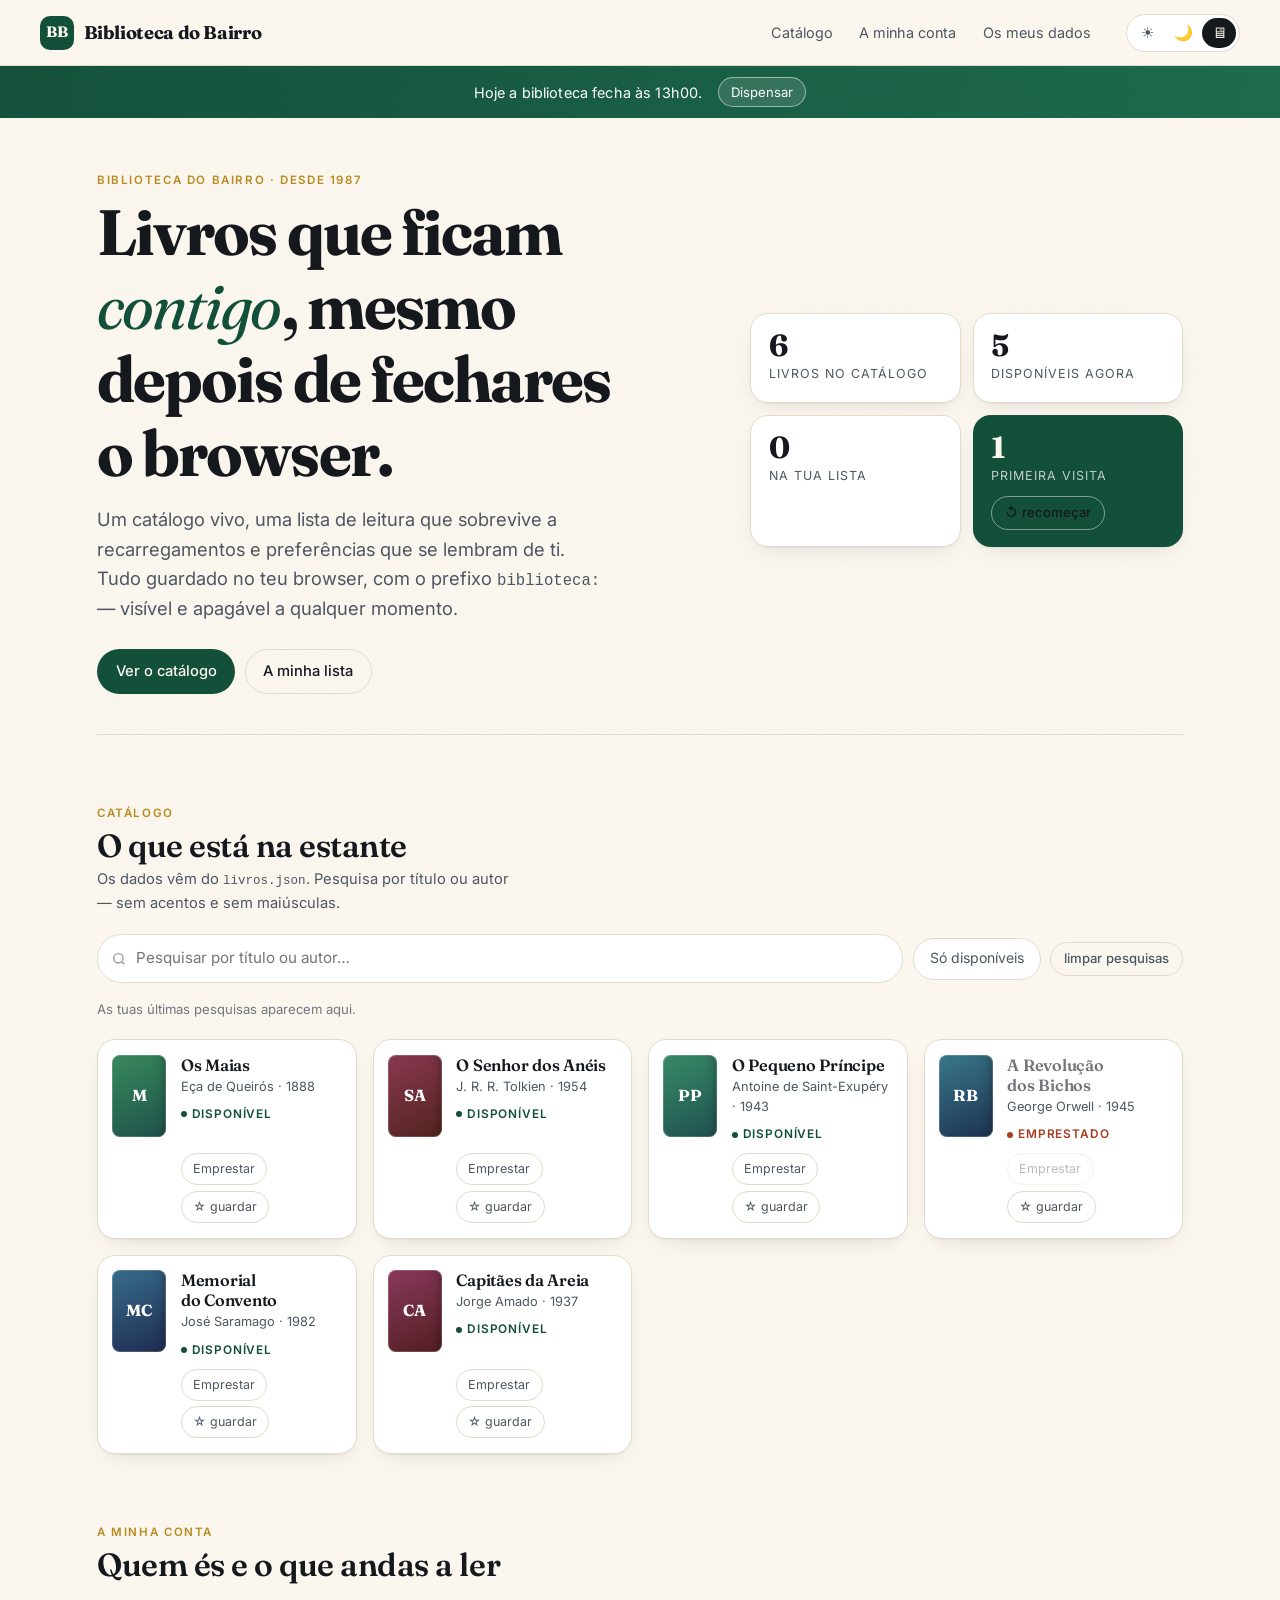
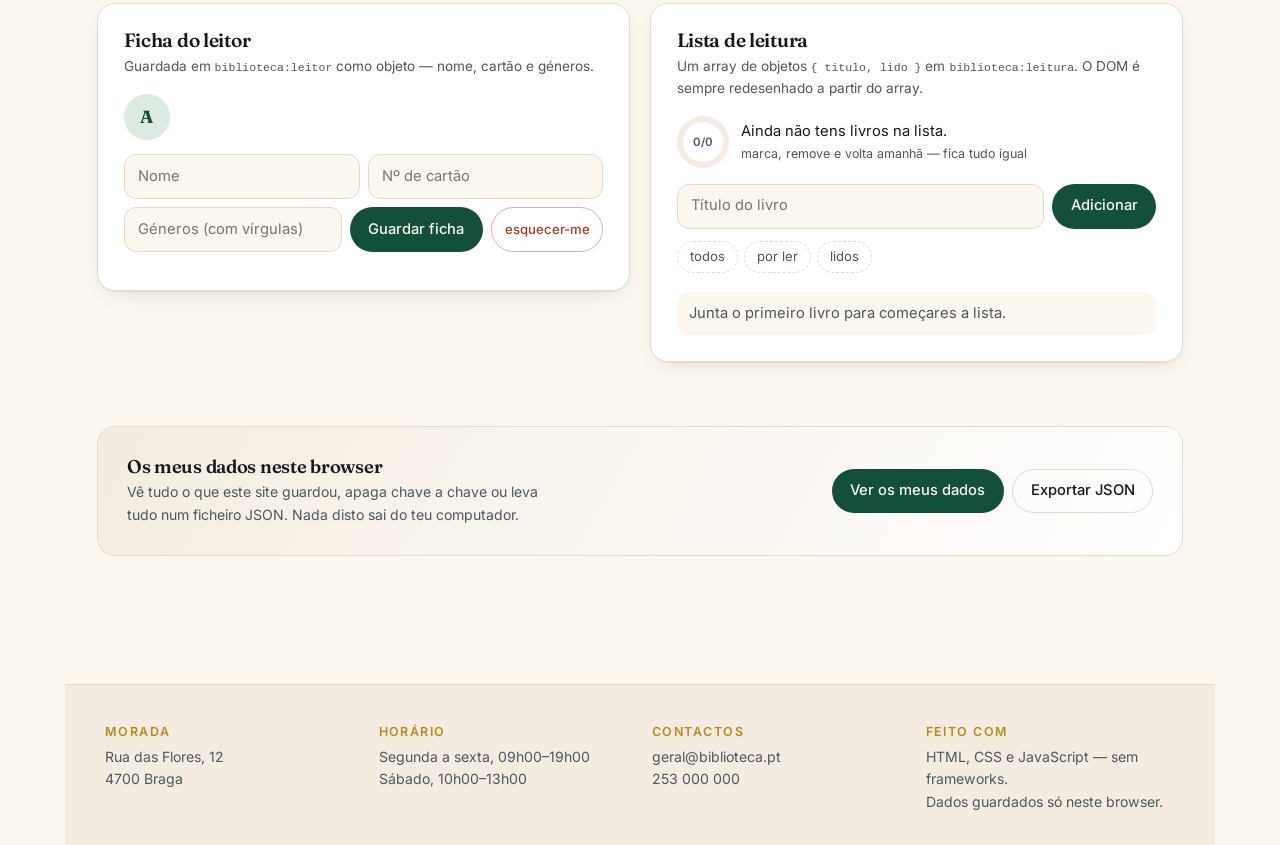
<file: index.html>
<!DOCTYPE html>
<html lang="pt">
<head>
    <meta charset="UTF-8">
    <meta name="viewport" content="width=device-width, initial-scale=1.0">
    <meta name="theme-color" content="#fbf7ef">
    <meta name="description" content="Biblioteca do Bairro — catálogo de livros, lista de leitura e preferências guardadas no browser.">
    <title>Biblioteca do Bairro</title>

    <link rel="preconnect" href="https://fonts.googleapis.com">
    <link rel="preconnect" href="https://fonts.gstatic.com" crossorigin>
    <link rel="stylesheet" href="site.css">
    <script src="app.js" defer></script>
</head>
<body>

    <div class="progresso-leitura"></div>

    <!-- ================= Cabeçalho ================= -->
    <header class="cabecalho">
        <a class="marca" href="#topo">
            <span class="selo">BB</span>
            <span class="nome-marca">Biblioteca do Bairro</span>
        </a>

        <nav class="nav-principal" aria-label="Principal">
            <a href="#catalogo">Catálogo</a>
            <a href="#conta">A minha conta</a>
            <a href="#dados">Os meus dados</a>
        </nav>

        <div class="tema" role="group" aria-label="Tema">
            <button type="button" data-modo="claro" aria-pressed="false" title="Tema claro">☀</button>
            <button type="button" data-modo="escuro" aria-pressed="false" title="Tema escuro">🌙</button>
            <button type="button" data-modo="sistema" aria-pressed="true" title="Seguir o sistema">🖥</button>
        </div>
    </header>

    <!-- ================= Aviso da visita (sessionStorage) ================= -->
    <div id="faixa-aviso" class="faixa" hidden>
        <span>Hoje a biblioteca fecha às 13h00.</span>
        <button id="fechar-aviso" type="button">Dispensar</button>
    </div>

    <main id="topo">

        <!-- ================= Hero ================= -->
        <section class="hero revelar">
            <div>
                <span class="etiqueta-seccao">Biblioteca do Bairro · desde 1987</span>
                <h1>Livros que ficam <em>contigo</em>, mesmo depois de fechares o browser.</h1>
                <p class="entrada">
                    Um catálogo vivo, uma lista de leitura que sobrevive a recarregamentos e
                    preferências que se lembram de ti. Tudo guardado no teu browser, com o
                    prefixo <code>biblioteca:</code> — visível e apagável a qualquer momento.
                </p>
                <div class="hero-acoes">
                    <a class="botao" href="#catalogo">Ver o catálogo</a>
                    <a class="botao botao--fantasma" href="#conta">A minha lista</a>
                </div>
            </div>

            <div class="estatisticas">
                <div class="estatistica">
                    <strong id="stat-livros">—</strong>
                    <span>livros no catálogo</span>
                </div>
                <div class="estatistica">
                    <strong id="stat-disponiveis">—</strong>
                    <span>disponíveis agora</span>
                </div>
                <div class="estatistica">
                    <strong id="stat-lista">0</strong>
                    <span>na tua lista</span>
                </div>
                <div class="estatistica estatistica--destaque">
                    <strong id="stat-visitas">1</strong>
                    <span id="texto-visitas">primeira visita</span>
                    <div>
                        <button id="recomecar" type="button" class="botao botao--mini"
                                style="margin-top:.5rem;border-color:rgba(255,255,255,.45);color:inherit">
                            ↺ recomeçar
                        </button>
                    </div>
                </div>
            </div>
        </section>

        <!-- ================= Catálogo ================= -->
        <section id="catalogo" class="revelar">
            <div class="cabecalho-seccao">
                <div>
                    <span class="etiqueta-seccao">Catálogo</span>
                    <h2>O que está na estante</h2>
                    <p>Os dados vêm do <code>livros.json</code>. Pesquisa por título ou autor — sem acentos e sem maiúsculas.</p>
                </div>
            </div>

            <div class="ferramentas">
                <label class="campo">
                    <svg width="16" height="16" viewBox="0 0 24 24" fill="none" stroke="currentColor" stroke-width="2">
                        <circle cx="11" cy="11" r="7"></circle><path d="m20 20-3.5-3.5"></path>
                    </svg>
                    <input id="pesquisa" type="search" placeholder="Pesquisar por título ou autor…"
                           aria-label="Pesquisar no catálogo" autocomplete="off">
                </label>
                <button id="so-disponiveis" type="button" class="pilula-toggle" aria-pressed="false">
                    Só disponíveis
                </button>
                <button id="limpar-pesquisas" type="button" class="botao botao--mini">limpar pesquisas</button>
            </div>

            <div id="ultimas-pesquisas" class="chips" aria-label="Últimas pesquisas"></div>

            <div id="lista-livros" class="grelha-livros" aria-live="polite"></div>
        </section>

        <!-- ================= Conta ================= -->
        <section id="conta" class="revelar">
            <div class="cabecalho-seccao">
                <div>
                    <span class="etiqueta-seccao">A minha conta</span>
                    <h2>Quem és e o que andas a ler</h2>
                </div>
            </div>

            <div class="painel-duplo">
                <!-- ficha do leitor -->
                <article class="painel">
                    <h3>Ficha do leitor</h3>
                    <p class="ajuda">Guardada em <code>biblioteca:leitor</code> como objeto — nome, cartão e géneros.</p>

                    <div class="leitor-topo" id="leitor-topo" hidden>
                        <div class="avatar" id="leitor-inicial">A</div>
                        <div>
                            <div class="leitor-nome" id="leitor-nome"></div>
                            <div class="leitor-cartao" id="leitor-cartao"></div>
                        </div>
                    </div>

                    <div class="generos" id="leitor-generos" hidden></div>

                    <form id="form-leitor" class="form-linha" autocomplete="off">
                        <input class="entrada-texto" name="nome" placeholder="Nome" aria-label="Nome" required>
                        <input class="entrada-texto" name="cartao" placeholder="Nº de cartão" aria-label="Número de cartão">
                        <input class="entrada-texto" name="generos" placeholder="Géneros (com vírgulas)" aria-label="Géneros preferidos">
                        <button class="botao" type="submit">Guardar ficha</button>
                        <button class="botao botao--mini botao--perigo" type="button" id="esquecer-leitor">
                            esquecer-me
                        </button>
                    </form>
                </article>

                <!-- lista de leitura -->
                <article class="painel">
                    <h3>Lista de leitura</h3>
                    <p class="ajuda">Um array de objetos <code>{ titulo, lido }</code> em <code>biblioteca:leitura</code>. O DOM é sempre redesenhado a partir do array.</p>

                    <div class="progresso">
                        <div class="anel" id="anel" style="--p:0"><span id="anel-texto">0/0</span></div>
                        <div>
                            <div id="resumo-leitura" style="font-size:.92rem">Ainda não tens livros na lista.</div>
                            <div style="font-size:.78rem;color:var(--tinta-suave)">marca, remove e volta amanhã — fica tudo igual</div>
                        </div>
                    </div>

                    <form id="form-leitura" class="form-linha" autocomplete="off">
                        <input class="entrada-texto" name="titulo" placeholder="Título do livro" aria-label="Título do livro">
                        <button class="botao" type="submit">Adicionar</button>
                    </form>

                    <div class="chips" role="group" aria-label="Filtrar lista">
                        <button type="button" data-filtro="todos" aria-pressed="true">todos</button>
                        <button type="button" data-filtro="porLer" aria-pressed="false">por ler</button>
                        <button type="button" data-filtro="lidos" aria-pressed="false">lidos</button>
                    </div>

                    <ul id="lista-leitura" class="lista-leitura"></ul>
                </article>
            </div>
        </section>

        <!-- ================= Os meus dados ================= -->
        <section id="dados" class="revelar">
            <div class="painel-dados">
                <div>
                    <h3>Os meus dados neste browser</h3>
                    <p>Vê tudo o que este site guardou, apaga chave a chave ou leva tudo num ficheiro JSON. Nada disto sai do teu computador.</p>
                </div>
                <div class="accao-dados">
                    <button class="botao" type="button" id="abrir-dados">Ver os meus dados</button>
                    <button class="botao botao--fantasma" type="button" id="exportar">Exportar JSON</button>
                </div>
            </div>
        </section>
    </main>

    <!-- ================= Rodapé ================= -->
    <footer class="rodape">
        <div>
            <h4>Morada</h4>
            <p>Rua das Flores, 12<br>4700 Braga</p>
        </div>
        <div>
            <h4>Horário</h4>
            <p>Segunda a sexta, 09h00–19h00<br>Sábado, 10h00–13h00</p>
        </div>
        <div>
            <h4>Contactos</h4>
            <p>geral@biblioteca.pt<br>253 000 000</p>
        </div>
        <div>
            <h4>Feito com</h4>
            <p>HTML, CSS e JavaScript — sem frameworks.<br>Dados guardados só neste browser.</p>
        </div>
    </footer>

    <div id="toasts" class="toasts" aria-live="polite" aria-atomic="true"></div>

    <!-- ================= Modal dos dados ================= -->
    <dialog id="modal-dados">
        <div class="modal-topo">
            <h3>Os meus dados</h3>
            <button class="botao botao--mini" type="button" id="fechar-modal">fechar</button>
        </div>
        <div class="modal-corpo" id="corpo-dados"></div>
        <div class="modal-rodape">
            <span id="total-dados" style="font-size:.8rem;color:var(--tinta-suave)"></span>
            <span style="display:flex;gap:.5rem;flex-wrap:wrap">
                <button class="botao botao--mini botao--perigo" type="button" id="apagar-tudo">apagar tudo</button>
                <button class="botao botao--mini" type="button" id="fechar-modal-2">voltar</button>
            </span>
        </div>
    </dialog>

</body>
</html>
</file>
<file: site.css>
/* =========================================================================
   Biblioteca do Bairro — design system
   Fraunces (títulos) + Inter (texto) · tema claro/escuro/sistema
   ========================================================================= */

@import url("https://fonts.googleapis.com/css2?family=Fraunces:ital,opsz,wght@0,9..144,300..900;1,9..144,300..900&family=Inter:wght@300..700&display=swap");

:root {
    --papel: #fbf7ef;
    --papel-2: #f4ece0;
    --cartao: #ffffff;
    --tinta: #15181d;
    --tinta-suave: #4d5761;
    --linha: #e4dacb;
    --verde: #12503a;
    --verde-suave: #dceadf;
    --ouro: #b98a1e;
    --vermelho: #a63c22;
    --sombra-1: 0 1px 2px rgba(21, 24, 29, .05), 0 8px 24px -12px rgba(21, 24, 29, .18);
    --sombra-2: 0 2px 4px rgba(21, 24, 29, .06), 0 24px 48px -24px rgba(21, 24, 29, .28);
    --raio: 18px;
    --raio-sm: 12px;
    --serie: "Fraunces", Georgia, serif;
    --texto: "Inter", system-ui, -apple-system, sans-serif;
    --transicao: 220ms cubic-bezier(.4, 0, .2, 1);
}

[data-tema="escuro"] {
    --papel: #0d1116;
    --papel-2: #141a21;
    --cartao: #171e26;
    --tinta: #eef2f6;
    --tinta-suave: #aeb9c6;
    --linha: #232c36;
    --verde: #78d3a0;
    --verde-suave: #17301f;
    --ouro: #e7c15f;
    --vermelho: #f08a6a;
    --sombra-1: 0 1px 2px rgba(0, 0, 0, .4), 0 8px 24px -12px rgba(0, 0, 0, .6);
    --sombra-2: 0 2px 6px rgba(0, 0, 0, .45), 0 24px 48px -24px rgba(0, 0, 0, .8);
}

* { box-sizing: border-box; }

html { scroll-behavior: smooth; }

body {
    margin: 0;
    background: var(--papel);
    color: var(--tinta);
    font-family: var(--texto);
    font-size: 1rem;
    line-height: 1.6;
    -webkit-font-smoothing: antialiased;
    transition: background var(--transicao), color var(--transicao);
}

/* grão subtil por cima de tudo */
body::before {
    content: "";
    position: fixed;
    inset: 0;
    pointer-events: none;
    z-index: 1;
    opacity: .028;
    background-image: url("data:image/svg+xml,%3Csvg xmlns='http://www.w3.org/2000/svg' width='140' height='140'%3E%3Cfilter id='n'%3E%3CfeTurbulence type='fractalNoise' baseFrequency='.85' numOctaves='3'/%3E%3C/filter%3E%3Crect width='140' height='140' filter='url(%23n)'/%3E%3C/svg%3E");
}

img { max-width: 100%; display: block; }

a { color: inherit; }

h1, h2, h3, h4 {
    text-wrap: balance;
    font-family: var(--serie);
    font-weight: 600;
    line-height: 1.15;
    letter-spacing: -.015em;
    margin: 0;
}

p { margin: 0 0 .8rem; }

code, pre {
    font-family: ui-monospace, "SF Mono", Menlo, monospace;
    font-size: .85em;
}

/* ===================== Cabeçalho ===================== */
.progresso-leitura {
    position: fixed;
    top: 0;
    left: 0;
    height: 3px;
    width: 0;
    background: linear-gradient(90deg, var(--verde), var(--ouro));
    z-index: 60;
    transition: width 80ms linear;
}

.cabecalho {
    position: sticky;
    top: 0;
    z-index: 50;
    display: flex;
    align-items: center;
    gap: 1.5rem;
    padding: .85rem clamp(1rem, 4vw, 2.5rem);
    background: color-mix(in srgb, var(--papel) 82%, transparent);
    backdrop-filter: blur(14px) saturate(140%);
    border-bottom: 1px solid var(--linha);
}

.marca {
    display: flex;
    align-items: center;
    gap: .6rem;
    font-family: var(--serie);
    font-size: 1.15rem;
    font-weight: 700;
    text-decoration: none;
    letter-spacing: -.02em;
}

.marca .selo {
    display: grid;
    place-items: center;
    width: 34px;
    height: 34px;
    border-radius: 10px;
    background: var(--verde);
    color: var(--papel);
    font-size: .95rem;
    font-weight: 700;
}

.nav-principal {
    display: flex;
    gap: .25rem;
    margin-left: auto;
    flex-wrap: wrap;
}

.nav-principal a {
    padding: .4rem .7rem;
    border-radius: 999px;
    text-decoration: none;
    font-size: .9rem;
    color: var(--tinta-suave);
    transition: background var(--transicao), color var(--transicao);
}

.nav-principal a:hover,
.nav-principal a[aria-current="page"] {
    background: var(--verde-suave);
    color: var(--verde);
}

/* interruptor de tema (3 estados) */
.tema {
    display: inline-flex;
    padding: 3px;
    gap: 2px;
    border: 1px solid var(--linha);
    border-radius: 999px;
    background: var(--cartao);
}

.tema button {
    border: 0;
    background: transparent;
    color: var(--tinta-suave);
    width: 34px;
    height: 30px;
    border-radius: 999px;
    cursor: pointer;
    font-size: .95rem;
    display: grid;
    place-items: center;
    transition: background var(--transicao), color var(--transicao);
}

.tema button[aria-pressed="true"] {
    background: var(--tinta);
    color: var(--papel);
}

/* ===================== Faixa de aviso ===================== */
.faixa {
    display: flex;
    align-items: center;
    justify-content: center;
    gap: 1rem;
    flex-wrap: wrap;
    padding: .7rem 1.25rem;
    background: linear-gradient(90deg, #12503a, #1c6a4b);
    color: #ffffff;
    font-size: .9rem;
    letter-spacing: .01em;
}

.faixa[hidden] { display: none; }

.faixa button {
    font: inherit;
    font-size: .82rem;
    border: 1px solid rgba(255, 255, 255, .5);
    background: rgba(255, 255, 255, .12);
    color: #fff;
    border-radius: 999px;
    padding: .2rem .75rem;
    cursor: pointer;
    transition: background var(--transicao);
}

.faixa button:hover { background: rgba(255, 255, 255, .24); }

/* ===================== Estrutura ===================== */
main {
    position: relative;
    z-index: 2;
    max-width: 1150px;
    margin: 0 auto;
    padding: clamp(1.5rem, 4vw, 3rem) clamp(1rem, 4vw, 2rem) 4rem;
}

section {
    margin-bottom: clamp(2.5rem, 6vw, 4rem);
    scroll-margin-top: 88px;
}

.cabecalho-seccao {
    display: flex;
    align-items: flex-end;
    justify-content: space-between;
    gap: 1rem;
    flex-wrap: wrap;
    margin-bottom: 1.2rem;
}

.cabecalho-seccao h2 { font-size: clamp(1.5rem, 3vw, 2rem); }

.cabecalho-seccao p {
    color: var(--tinta-suave);
    font-size: .92rem;
    margin: .2rem 0 0;
    max-width: 46ch;
}

.etiqueta-seccao {
    display: inline-block;
    font-size: .72rem;
    letter-spacing: .14em;
    text-transform: uppercase;
    color: var(--ouro);
    font-weight: 600;
    margin-bottom: .35rem;
}

/* ===================== Hero ===================== */
.hero {
    display: grid;
    grid-template-columns: 1.4fr 1fr;
    gap: clamp(1.5rem, 4vw, 3rem);
    align-items: center;
    padding-bottom: clamp(1.5rem, 4vw, 2.5rem);
    border-bottom: 1px solid var(--linha);
}

.hero h1 {
    font-size: clamp(2.3rem, 6vw, 4rem);
    font-weight: 700;
    letter-spacing: -.03em;
}

.hero h1 em {
    font-style: italic;
    font-weight: 400;
    color: var(--verde);
}

.hero .entrada {
    font-size: clamp(1rem, 1.6vw, 1.15rem);
    color: var(--tinta-suave);
    max-width: 42ch;
    margin: 1rem 0 1.6rem;
}

.hero-acoes { display: flex; gap: .6rem; flex-wrap: wrap; }

.botao {
    display: inline-flex;
    align-items: center;
    gap: .45rem;
    font: inherit;
    font-size: .92rem;
    font-weight: 500;
    padding: .6rem 1.1rem;
    border-radius: 999px;
    border: 1px solid transparent;
    background: var(--verde);
    color: var(--papel);
    cursor: pointer;
    text-decoration: none;
    transition: transform var(--transicao), box-shadow var(--transicao), background var(--transicao);
}

.botao:hover { transform: translateY(-1px); box-shadow: var(--sombra-1); }

.botao--fantasma {
    background: transparent;
    color: var(--tinta);
    border-color: var(--linha);
}

.botao--fantasma:hover { border-color: var(--tinta); }

.botao--mini {
    white-space: nowrap;
    padding: .35rem .8rem;
    font-size: .82rem;
    background: transparent;
    color: var(--tinta-suave);
    border-color: var(--linha);
}

.botao--mini:hover { color: var(--tinta); }

.botao--perigo { color: var(--vermelho); border-color: color-mix(in srgb, var(--vermelho) 40%, transparent); }

/* estatísticas */
.estatisticas {
    display: grid;
    grid-template-columns: repeat(2, minmax(0, 1fr));
    gap: .75rem;
}

.estatistica {
    background: var(--cartao);
    border: 1px solid var(--linha);
    border-radius: var(--raio);
    padding: 1rem 1.1rem;
    box-shadow: var(--sombra-1);
}

.estatistica strong {
    display: block;
    font-family: var(--serie);
    font-size: 1.9rem;
    line-height: 1;
    letter-spacing: -.03em;
}

.estatistica span {
    font-size: .78rem;
    color: var(--tinta-suave);
    text-transform: uppercase;
    letter-spacing: .08em;
}

.estatistica--destaque { background: var(--verde); border-color: transparent; }
.estatistica--destaque strong { color: var(--papel); }
.estatistica--destaque span { color: color-mix(in srgb, var(--papel) 75%, transparent); }

/* ===================== Barra de ferramentas ===================== */
.ferramentas {
    display: flex;
    gap: .6rem;
    flex-wrap: wrap;
    align-items: center;
    margin-bottom: 1rem;
}

.campo {
    position: relative;
    flex: 1 1 16rem;
    display: flex;
    align-items: center;
}

.campo svg { position: absolute; left: .9rem; opacity: .45; }

.campo input {
    width: 100%;
    font: inherit;
    font-size: .95rem;
    padding: .7rem .9rem .7rem 2.4rem;
    border-radius: 999px;
    border: 1px solid var(--linha);
    background: var(--cartao);
    color: var(--tinta);
    transition: border-color var(--transicao), box-shadow var(--transicao);
}

.campo input:focus,
.entrada-texto:focus {
    outline: none;
    border-color: var(--verde);
    box-shadow: 0 0 0 4px color-mix(in srgb, var(--verde) 15%, transparent);
}

.pilula-toggle {
    font: inherit;
    font-size: .88rem;
    padding: .55rem 1rem;
    border-radius: 999px;
    border: 1px solid var(--linha);
    background: var(--cartao);
    color: var(--tinta-suave);
    cursor: pointer;
    transition: all var(--transicao);
}

.pilula-toggle[aria-pressed="true"] {
    background: var(--verde);
    border-color: var(--verde);
    color: var(--papel);
}

/* chips de pesquisa */
.chips { display: flex; gap: .4rem; flex-wrap: wrap; margin-bottom: 1.2rem; }

.chips button {
    font: inherit;
    font-size: .82rem;
    padding: .3rem .75rem;
    border-radius: 999px;
    border: 1px dashed var(--linha);
    background: transparent;
    color: var(--tinta-suave);
    cursor: pointer;
    transition: all var(--transicao);
}

.chips button:hover { border-style: solid; color: var(--tinta); border-color: var(--tinta); }

.chips .vazio { font-size: .82rem; color: var(--tinta-suave); opacity: .8; }

/* ===================== Cartões de livro ===================== */
.grelha-livros {
    display: grid;
    grid-template-columns: repeat(auto-fill, minmax(250px, 1fr));
    gap: 1rem;
}

.livro {
    display: flex;
    gap: .9rem;
    background: var(--cartao);
    border: 1px solid var(--linha);
    border-radius: var(--raio);
    padding: .9rem;
    box-shadow: var(--sombra-1);
    transition: transform var(--transicao), box-shadow var(--transicao), border-color var(--transicao);
}

.livro:hover {
    transform: translateY(-3px);
    box-shadow: var(--sombra-2);
    border-color: color-mix(in srgb, var(--verde) 35%, var(--linha));
}

.lombada {
    flex: 0 0 54px;
    height: 82px;
    border-radius: 8px;
    display: grid;
    place-items: center;
    font-family: var(--serie);
    font-weight: 700;
    font-size: 1rem;
    color: #fff;
    letter-spacing: .02em;
    box-shadow: inset 0 0 0 1px rgba(255, 255, 255, .18), inset -6px 0 12px -8px rgba(0, 0, 0, .6);
}

.livro-corpo { min-width: 0; flex: 1; display: flex; flex-direction: column; }

.livro-titulo {
    font-family: var(--serie);
    font-size: 1.02rem;
    font-weight: 600;
    line-height: 1.25;
    margin-bottom: .1rem;
}

.livro-meta { font-size: .8rem; color: var(--tinta-suave); margin-bottom: .5rem; }

.livro-estado {
    display: inline-flex;
    align-items: center;
    gap: .3rem;
    font-size: .74rem;
    font-weight: 600;
    text-transform: uppercase;
    letter-spacing: .07em;
    color: var(--verde);
    margin-bottom: .55rem;
}

.livro-estado::before {
    content: "";
    width: 6px;
    height: 6px;
    border-radius: 999px;
    background: currentColor;
}

.livro.indisponivel .livro-estado { color: var(--vermelho); }
.livro.indisponivel .livro-titulo { opacity: .6; }

.livro-acoes { display: flex; gap: .35rem; margin-top: auto; flex-wrap: wrap; }

.livro-acoes button {
    font: inherit;
    font-size: .78rem;
    padding: .32rem .7rem;
    border-radius: 999px;
    border: 1px solid var(--linha);
    background: transparent;
    color: var(--tinta-suave);
    cursor: pointer;
    transition: all var(--transicao);
}

.livro-acoes button:hover:not(:disabled) { border-color: var(--tinta); color: var(--tinta); }
.livro-acoes button:disabled { opacity: .4; cursor: not-allowed; }
.livro-acoes button.guardado { border-color: var(--ouro); color: var(--ouro); }

/* estados vazios e carregamento */
.vazio-grande {
    grid-column: 1 / -1;
    text-align: center;
    padding: 2.5rem 1rem;
    border: 1px dashed var(--linha);
    border-radius: var(--raio);
    color: var(--tinta-suave);
    font-size: .92rem;
}

.esqueleto {
    height: 112px;
    border-radius: var(--raio);
    background: linear-gradient(100deg, var(--papel-2) 30%, var(--cartao) 50%, var(--papel-2) 70%);
    background-size: 200% 100%;
    animation: brilho 1.3s infinite linear;
}

@keyframes brilho {
    from { background-position: 200% 0; }
    to { background-position: -200% 0; }
}

/* ===================== Grelha de painéis ===================== */
.painel-duplo {
    display: grid;
    grid-template-columns: repeat(auto-fit, minmax(300px, 1fr));
    gap: 1.25rem;
    align-items: start;
}

.painel {
    background: var(--cartao);
    border: 1px solid var(--linha);
    border-radius: var(--raio);
    padding: clamp(1.1rem, 2.5vw, 1.6rem);
    box-shadow: var(--sombra-1);
}

.painel h3 {
    font-size: 1.2rem;
    display: flex;
    align-items: center;
    gap: .5rem;
    margin-bottom: .3rem;
}

.painel .ajuda {
    font-size: .85rem;
    color: var(--tinta-suave);
    margin-bottom: 1rem;
}

.form-linha {
    display: flex;
    gap: .5rem;
    flex-wrap: wrap;
    margin-bottom: .75rem;
}

.entrada-texto {
    flex: 1 1 10rem;
    min-width: 0;
    font: inherit;
    font-size: .92rem;
    padding: .6rem .85rem;
    border-radius: var(--raio-sm);
    border: 1px solid var(--linha);
    background: var(--papel);
    color: var(--tinta);
    transition: border-color var(--transicao), box-shadow var(--transicao);
}

/* ficha do leitor */
.leitor-topo { display: flex; align-items: center; gap: .9rem; margin-bottom: .9rem; }

.avatar {
    width: 46px;
    height: 46px;
    flex: 0 0 46px;
    border-radius: 999px;
    display: grid;
    place-items: center;
    background: var(--verde-suave);
    color: var(--verde);
    font-family: var(--serie);
    font-weight: 700;
    font-size: 1.1rem;
}

.leitor-nome { font-family: var(--serie); font-size: 1.05rem; }
.leitor-cartao { font-size: .82rem; color: var(--tinta-suave); }

.generos { display: flex; gap: .35rem; flex-wrap: wrap; }

.generos span {
    font-size: .78rem;
    padding: .22rem .7rem;
    border-radius: 999px;
    background: var(--papel-2);
    color: var(--tinta-suave);
    border: 1px solid var(--linha);
}

/* lista de leitura */
.progresso {
    display: flex;
    align-items: center;
    gap: .8rem;
    margin-bottom: 1rem;
}

.anel {
    --p: 0;
    width: 52px;
    height: 52px;
    flex: 0 0 52px;
    border-radius: 999px;
    display: grid;
    place-items: center;
    background: conic-gradient(var(--verde) calc(var(--p) * 1%), var(--papel-2) 0);
    transition: background var(--transicao);
}

.anel span {
    width: 40px;
    height: 40px;
    border-radius: 999px;
    background: var(--cartao);
    display: grid;
    place-items: center;
    font-size: .72rem;
    font-weight: 600;
    color: var(--tinta-suave);
}

.lista-leitura { list-style: none; margin: 0; padding: 0; display: grid; gap: .45rem; }

.lista-leitura li {
    display: flex;
    align-items: center;
    gap: .6rem;
    padding: .55rem .7rem;
    border-radius: var(--raio-sm);
    border: 1px solid transparent;
    background: var(--papel);
    transition: border-color var(--transicao), background var(--transicao);
    animation: entra 260ms ease both;
}

.lista-leitura li:hover { border-color: var(--linha); }

@keyframes entra {
    from { opacity: 0; transform: translateY(-4px); }
    to { opacity: 1; transform: none; }
}

.marcador {
    width: 22px;
    height: 22px;
    flex: 0 0 22px;
    border-radius: 999px;
    border: 1.5px solid var(--linha);
    background: var(--cartao);
    cursor: pointer;
    display: grid;
    place-items: center;
    font-size: .7rem;
    color: transparent;
    transition: all var(--transicao);
}

.lista-leitura li.lido .marcador {
    background: var(--verde);
    border-color: var(--verde);
    color: var(--papel);
}

.lista-leitura li.lido .titulo-item {
    text-decoration: line-through;
    color: var(--tinta-suave);
}

.titulo-item { flex: 1; min-width: 0; font-size: .92rem; }

.remover {
    border: 0;
    background: transparent;
    color: var(--tinta-suave);
    cursor: pointer;
    font-size: 1rem;
    line-height: 1;
    padding: .2rem;
    border-radius: 6px;
    transition: color var(--transicao), background var(--transicao);
}

.remover:hover { color: var(--vermelho); background: color-mix(in srgb, var(--vermelho) 10%, transparent); }

.contador-lista {
    font-size: .8rem;
    color: var(--tinta-suave);
    margin-top: .8rem;
    display: flex;
    justify-content: space-between;
    gap: 1rem;
    flex-wrap: wrap;
}

/* ===================== Painel de dados ===================== */
.painel-dados {
    display: flex;
    align-items: center;
    justify-content: space-between;
    gap: 1.25rem;
    flex-wrap: wrap;
    background: linear-gradient(120deg, var(--papel-2), var(--cartao));
    border: 1px solid var(--linha);
    border-radius: var(--raio);
    padding: clamp(1.1rem, 3vw, 1.8rem);
}

.painel-dados h3 { font-size: 1.15rem; margin-bottom: .25rem; }
.painel-dados p { font-size: .88rem; color: var(--tinta-suave); margin: 0; max-width: 48ch; }

.accao-dados { display: flex; gap: .5rem; flex-wrap: wrap; }

/* ===================== Rodapé ===================== */
.rodape {
    position: relative;
    z-index: 2;
    border-top: 1px solid var(--linha);
    background: var(--papel-2);
    padding: 2.5rem clamp(1rem, 4vw, 2.5rem) 2rem;
    display: grid;
    grid-template-columns: repeat(auto-fit, minmax(200px, 1fr));
    gap: 1.5rem;
    max-width: 1150px;
    margin: 0 auto;
}

.rodape h4 {
    font-size: .78rem;
    text-transform: uppercase;
    letter-spacing: .12em;
    color: var(--ouro);
    margin-bottom: .4rem;
    font-family: var(--texto);
}

.rodape p { font-size: .88rem; color: var(--tinta-suave); margin: 0; }

/* ===================== Toasts ===================== */
.toasts {
    position: fixed;
    right: 1.2rem;
    bottom: 1.2rem;
    z-index: 80;
    display: grid;
    gap: .5rem;
    max-width: min(360px, calc(100vw - 2.4rem));
}

.toast {
    display: flex;
    align-items: flex-start;
    gap: .6rem;
    background: var(--tinta);
    color: var(--papel);
    border-radius: 14px;
    padding: .75rem 1rem;
    font-size: .88rem;
    box-shadow: var(--sombra-2);
    animation: toast-entra 260ms cubic-bezier(.2, .8, .2, 1) both;
}

.toast.sai { animation: toast-sai 200ms ease forwards; }
.toast .icone { font-size: 1rem; line-height: 1.4; }

@keyframes toast-entra {
    from { opacity: 0; transform: translateY(10px) scale(.97); }
    to { opacity: 1; transform: none; }
}

@keyframes toast-sai {
    to { opacity: 0; transform: translateX(12px); }
}

/* ===================== Modal de dados ===================== */
dialog {
    border: 0;
    padding: 0;
    border-radius: 20px;
    background: var(--cartao);
    color: var(--tinta);
    box-shadow: var(--sombra-2);
    width: min(720px, calc(100vw - 2rem));
    max-height: min(80vh, 700px);
}

dialog::backdrop {
    background: rgba(10, 12, 16, .55);
    backdrop-filter: blur(3px);
}

.modal-topo {
    display: flex;
    align-items: center;
    justify-content: space-between;
    gap: 1rem;
    padding: 1.2rem 1.4rem;
    border-bottom: 1px solid var(--linha);
}

.modal-topo h3 { font-size: 1.15rem; }

.modal-corpo { padding: 1.2rem 1.4rem; overflow-y: auto; }

.modal-corpo table { width: 100%; border-collapse: collapse; font-size: .85rem; }

.modal-corpo th {
    text-align: left;
    font-size: .72rem;
    text-transform: uppercase;
    letter-spacing: .08em;
    color: var(--tinta-suave);
    padding: .35rem .4rem;
    border-bottom: 1px solid var(--linha);
}

.modal-corpo td {
    padding: .45rem .4rem;
    border-bottom: 1px solid var(--linha);
    vertical-align: top;
    word-break: break-word;
}

.modal-corpo td:first-child { font-family: ui-monospace, Menlo, monospace; font-size: .8rem; color: var(--verde); white-space: nowrap; }

.modal-corpo td:nth-child(2) { max-width: 300px; }

.modal-corpo td code {
    font-size: .78rem;
    word-break: break-word;
    color: var(--tinta-suave);
}

.modal-corpo td:nth-child(3), .modal-corpo td:nth-child(4) { white-space: nowrap; text-align: right; }

.modal-rodape {
    display: flex;
    justify-content: space-between;
    gap: .6rem;
    flex-wrap: wrap;
    padding: 1rem 1.4rem 1.3rem;
    border-top: 1px solid var(--linha);
}

.sem-dados { font-size: .9rem; color: var(--tinta-suave); text-align: center; padding: 1.5rem 0; }

/* ===================== Reveal ===================== */
.revelar {
    opacity: 0;
    transform: translateY(14px);
    transition: opacity 600ms cubic-bezier(.2, .7, .2, 1), transform 600ms cubic-bezier(.2, .7, .2, 1);
}

.revelar.visivel { opacity: 1; transform: none; }

@media (prefers-reduced-motion: reduce) {
    * { animation: none !important; transition: none !important; }
    .revelar { opacity: 1; transform: none; }
}

/* ===================== Responsivo ===================== */
@media (max-width: 820px) {
    .hero { grid-template-columns: 1fr; }
    .nav-principal { display: none; }
    .estatisticas { grid-template-columns: repeat(2, minmax(0, 1fr)); }
}

@media (max-width: 520px) {
    .cabecalho { gap: .75rem; }
    .marca span.nome-marca { display: none; }
    .estatisticas { grid-template-columns: 1fr 1fr; }
    .livro { flex-direction: row; }
}
</file>
